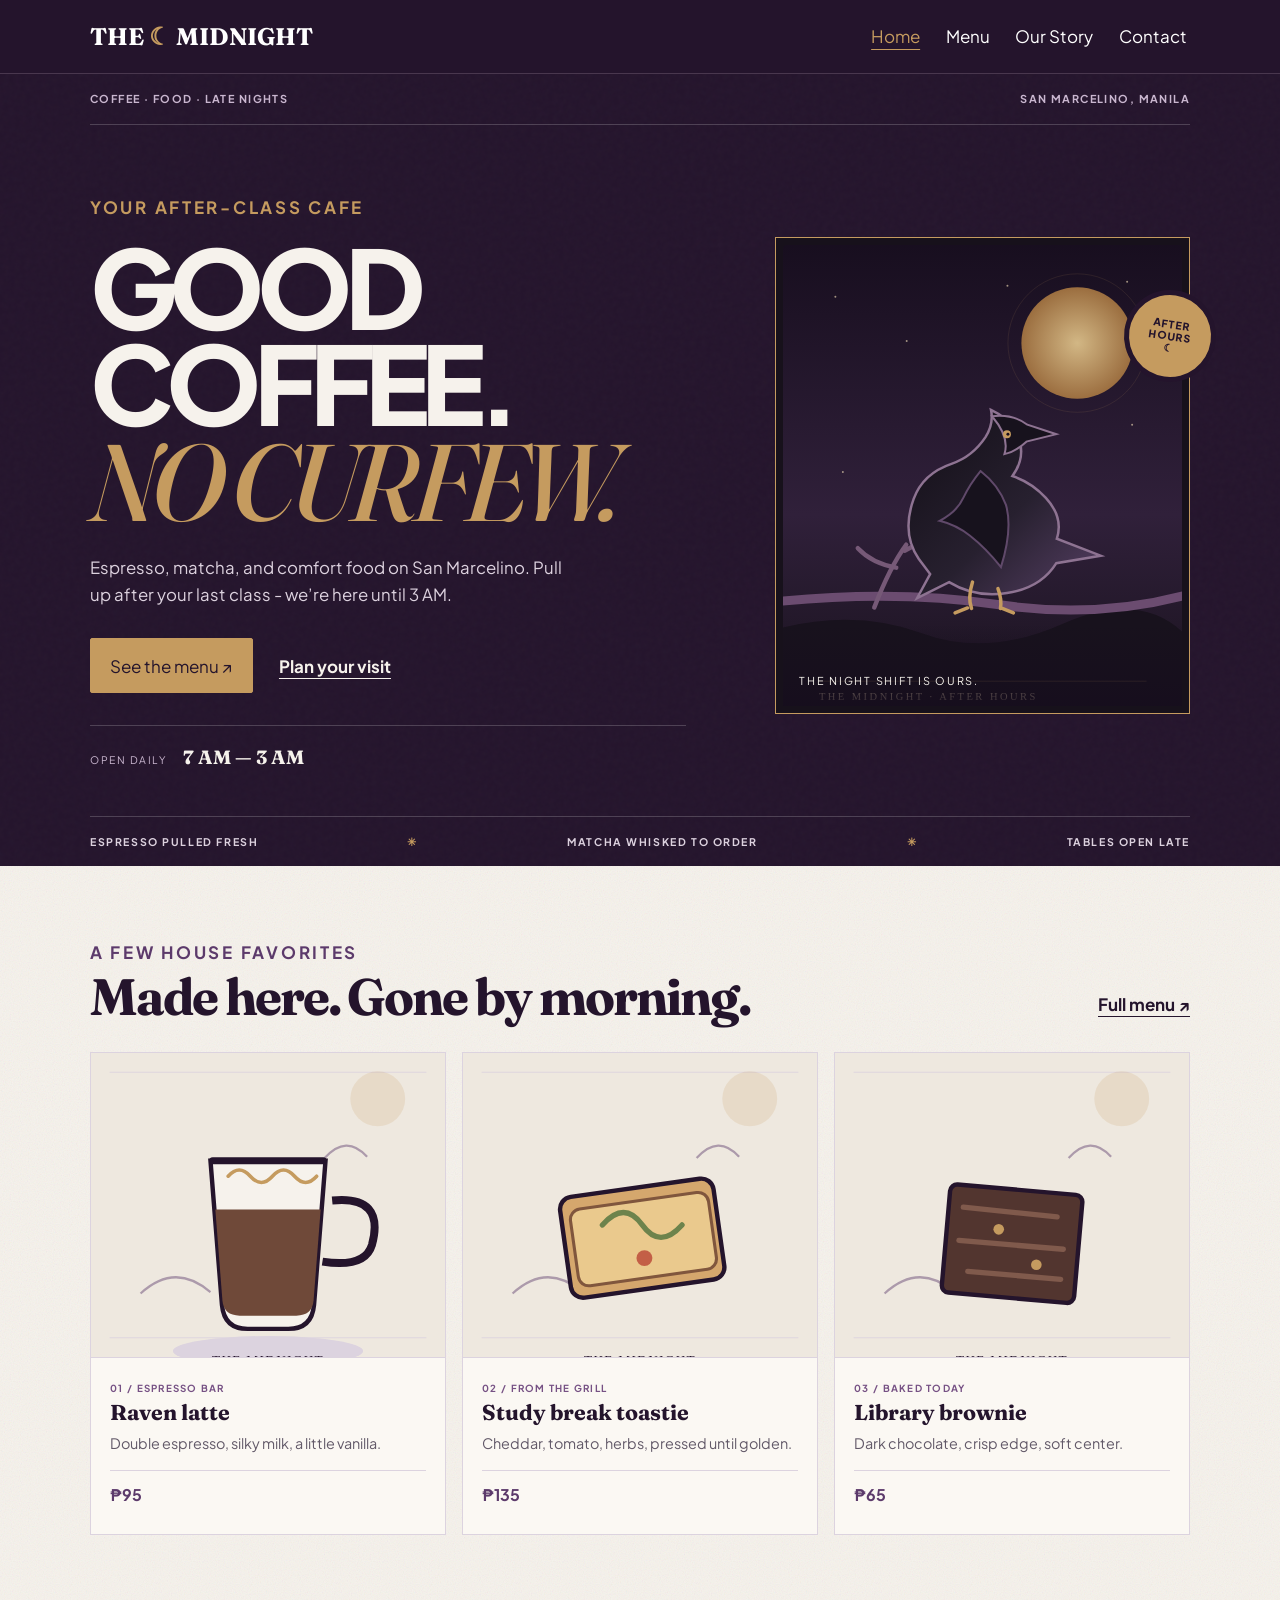
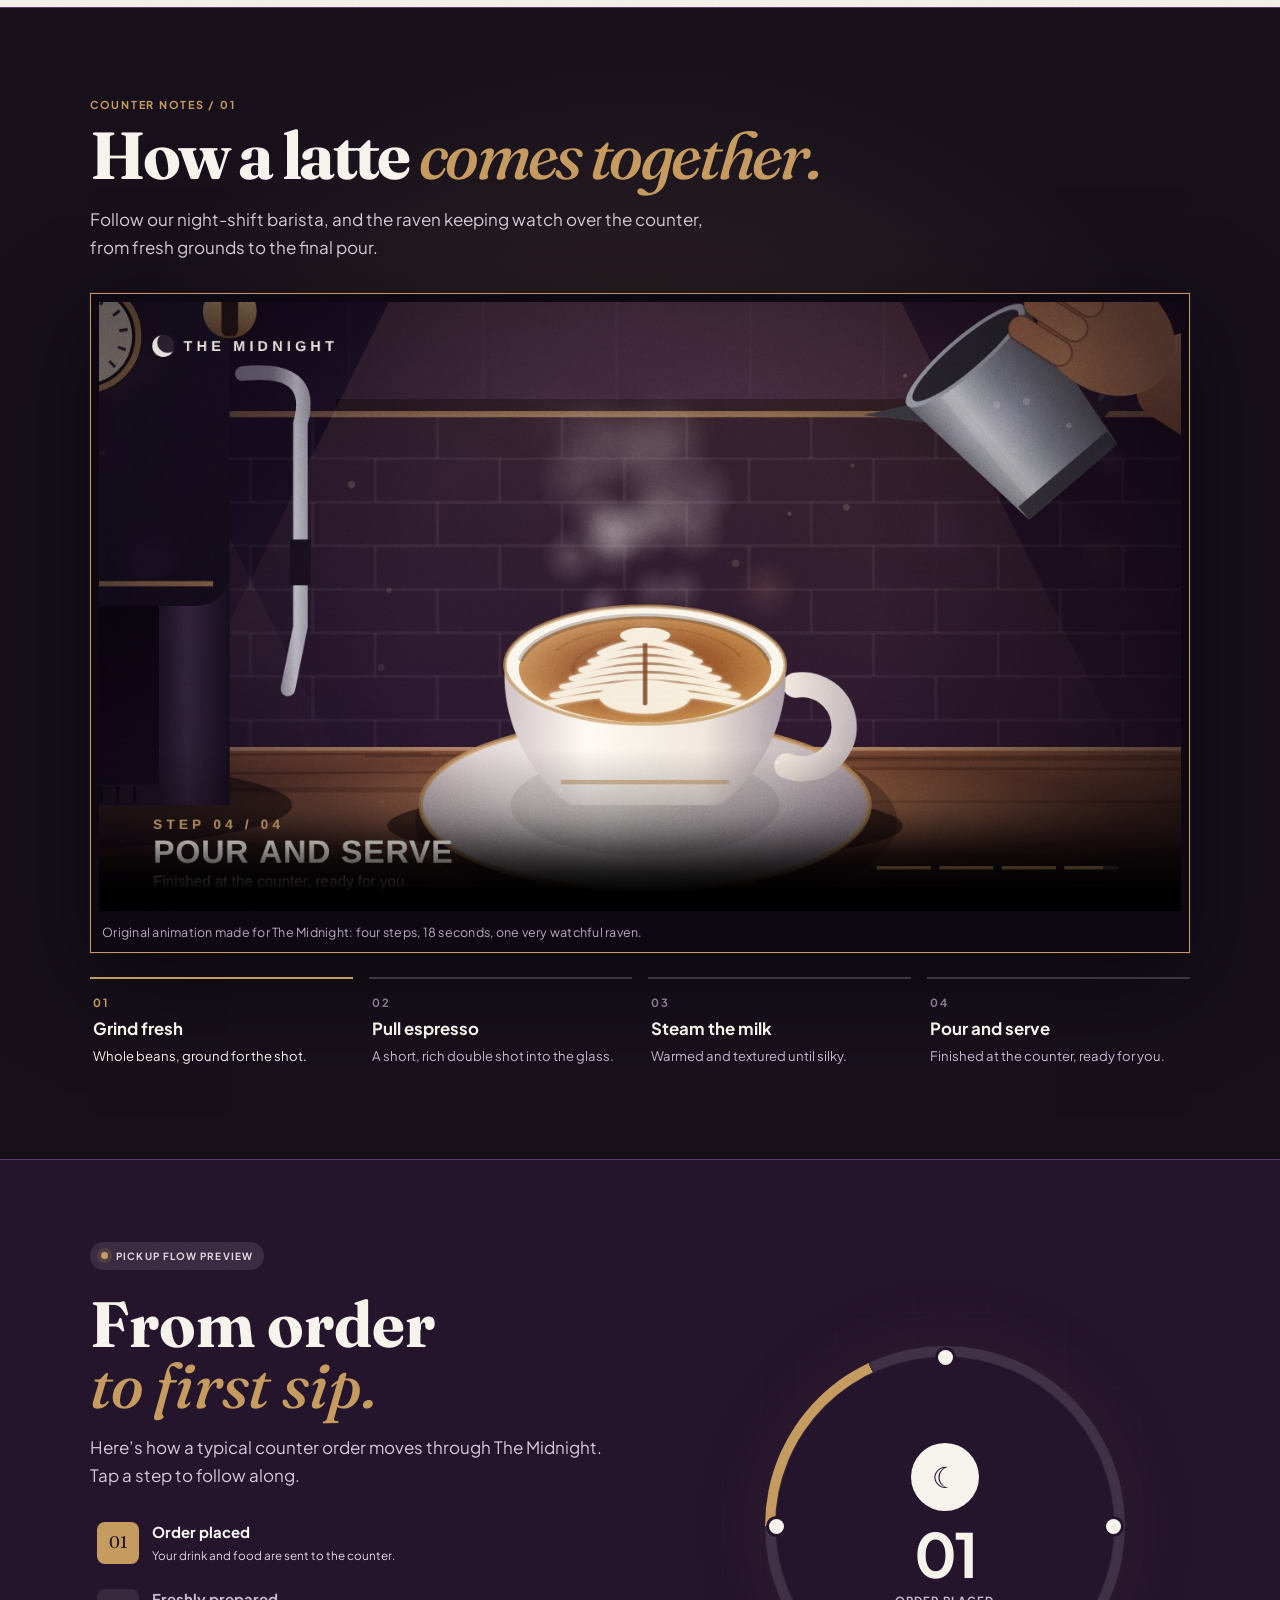
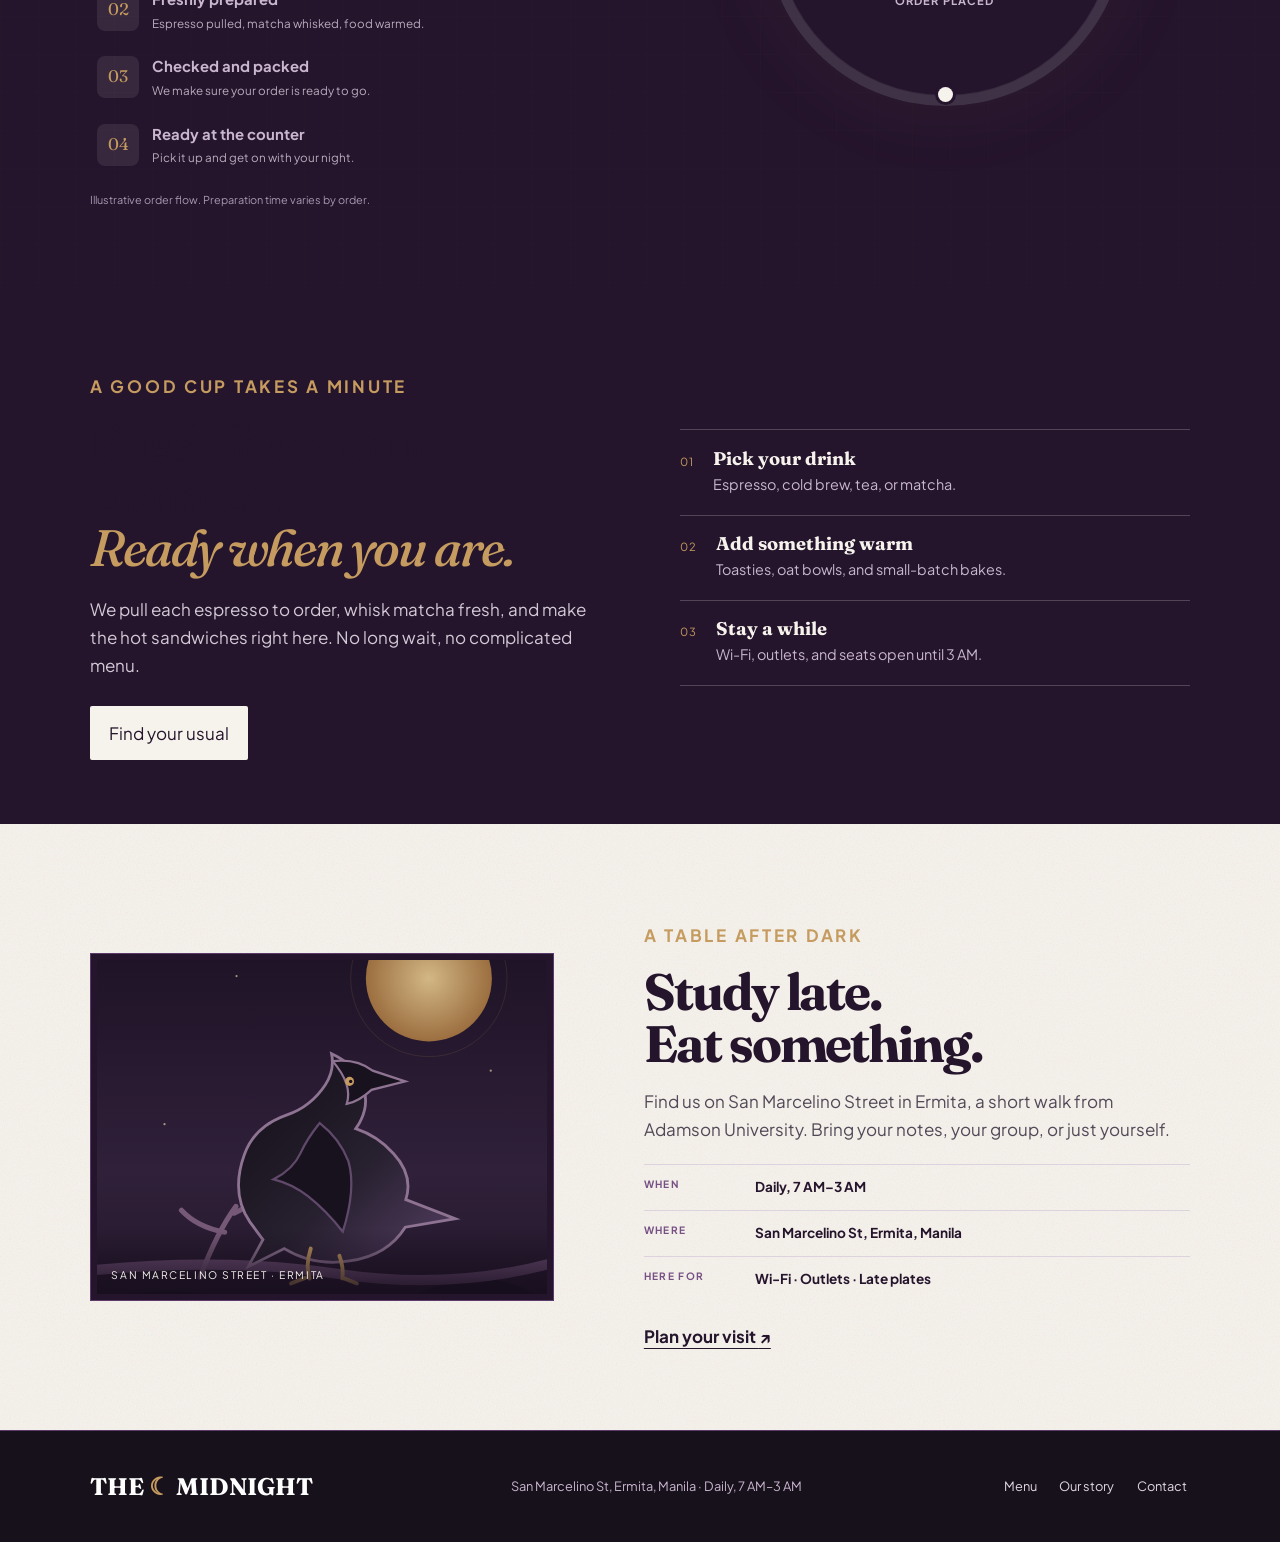
<file: index.html>
<!doctype html>
<html lang="en"><head><meta charset="utf-8"><meta name="viewport" content="width=device-width, initial-scale=1"><title>The Midnight | Coffee after class</title><link rel="stylesheet" href="style.css"></head>
<body><header><div class="wrap bar"><a class="brand" href="index.html">THE <span>☾</span> MIDNIGHT</a><nav aria-label="Main navigation"><a href="index.html" aria-current="page">Home</a><a href="menu.html">Menu</a><a href="story.html">Our Story</a><a href="contact.html">Contact</a></nav></div></header>
<main>
<section class="mid-hero"><div class="wrap"><div class="mid-navnote"><span>COFFEE · FOOD · LATE NIGHTS</span><span>SAN MARCELINO, MANILA</span></div><div class="mid-hero-grid"><div class="mid-copy"><p class="eyebrow">Your after-class cafe</p><h1>GOOD COFFEE.<br><em>NO CURFEW.</em></h1><p>Espresso, matcha, and comfort food on San Marcelino. Pull up after your last class - we’re here until 3 AM.</p><div class="hero-actions"><a class="btn" href="menu.html">See the menu <span aria-hidden="true">↗</span></a><a class="text-link" href="contact.html">Plan your visit</a></div><div class="mid-proof"><span>OPEN DAILY</span><strong>7 AM — 3 AM</strong></div></div><figure class="mid-raven"><img src="raven-after-hours.svg" alt="Raven perched on a branch beneath a brass moon"><figcaption>THE NIGHT SHIFT IS OURS.</figcaption><span class="raven-seal">AFTER<br>HOURS<br>☾</span></figure></div><div class="mid-ticker"><span>ESPRESSO PULLED FRESH</span><b>✳</b><span>MATCHA WHISKED TO ORDER</span><b>✳</b><span>TABLES OPEN LATE</span></div></div></section>
<section class="menu-feature wrap"><div class="section-heading"><div><p class="eyebrow">A few house favorites</p><h2>Made here. Gone by morning.</h2></div><a class="text-link" href="menu.html">Full menu <span aria-hidden="true">↗</span></a></div><div class="cards feature-cards"><article class="card menu-card"><img class="menu-art" src="raven-latte.svg" alt="Illustration of a Raven latte"><div class="menu-copy"><p class="item-tag">01 / ESPRESSO BAR</p><h3>Raven latte</h3><p>Double espresso, silky milk, a little vanilla.</p><p class="price">₱95</p></div></article><article class="card menu-card"><img class="menu-art" src="toastie.svg" alt="Illustration of a toasted cheddar sandwich"><div class="menu-copy"><p class="item-tag">02 / FROM THE GRILL</p><h3>Study break toastie</h3><p>Cheddar, tomato, herbs, pressed until golden.</p><p class="price">₱135</p></div></article><article class="card menu-card"><img class="menu-art" src="brownie.svg" alt="Illustration of a chocolate brownie"><div class="menu-copy"><p class="item-tag">03 / BAKED TODAY</p><h3>Library brownie</h3><p>Dark chocolate, crisp edge, soft center.</p><p class="price">₱65</p></div></article></div></section>
<section class="brew-film" aria-labelledby="brew-title"><div class="wrap"><div class="brew-head"><p class="eyebrow">COUNTER NOTES / 01</p><h2 id="brew-title">How a latte <em>comes together.</em></h2><p>Follow our night-shift barista, and the raven keeping watch over the counter, from fresh grounds to the final pour.</p></div><figure class="brew-video"><video id="brewVideo" controls muted loop autoplay playsinline preload="metadata" poster="latte-making-poster.jpg" aria-label="Animation of a barista grinding, pulling espresso, steaming milk and pouring latte art while a raven watches"><source src="latte-making-animation.mp4" type="video/mp4">Your browser does not support video playback.</video><figcaption class="video-credit">Original animation made for The Midnight: four steps, 18 seconds, one very watchful raven.</figcaption></figure><ol class="chapters" aria-label="Jump to a step in the video"><li><button type="button" class="chapter is-active" data-start="0.3"><span>01</span><strong>Grind fresh</strong><small>Whole beans, ground for the shot.</small></button></li><li><button type="button" class="chapter" data-start="4.3"><span>02</span><strong>Pull espresso</strong><small>A short, rich double shot into the glass.</small></button></li><li><button type="button" class="chapter" data-start="8.3"><span>03</span><strong>Steam the milk</strong><small>Warmed and textured until silky.</small></button></li><li><button type="button" class="chapter" data-start="12.1"><span>04</span><strong>Pour and serve</strong><small>Finished at the counter, ready for you.</small></button></li></ol></div></section>
<section class="order-flow"><div class="wrap flow-wrap"><div class="flow-copy"><p class="flow-live"><span></span> PICKUP FLOW PREVIEW</p><h2>From order<br><em>to first sip.</em></h2><p>Here’s how a typical counter order moves through The Midnight. Tap a step to follow along.</p><ol class="flow-steps" aria-label="Order progress steps"><li><button class="flow-step is-active" aria-current="step" type="button" data-step="0" data-progress="18"><span class="step-icon">01</span><span><strong>Order placed</strong><small>Your drink and food are sent to the counter.</small></span></button></li><li><button class="flow-step" type="button" data-step="1" data-progress="43"><span class="step-icon">02</span><span><strong>Freshly prepared</strong><small>Espresso pulled, matcha whisked, food warmed.</small></span></button></li><li><button class="flow-step" type="button" data-step="2" data-progress="69"><span class="step-icon">03</span><span><strong>Checked and packed</strong><small>We make sure your order is ready to go.</small></span></button></li><li><button class="flow-step" type="button" data-step="3" data-progress="100"><span class="step-icon">04</span><span><strong>Ready at the counter</strong><small>Pick it up and get on with your night.</small></span></button></li></ol><p class="flow-note">Illustrative order flow. Preparation time varies by order.</p></div><div class="flow-dial" role="status" aria-live="polite" aria-label="Order placed"><div class="dial-center"><span class="dial-mark" aria-hidden="true">☾</span><strong class="dial-number">01</strong><span class="dial-label">ORDER PLACED</span></div><i class="dial-dot d1"></i><i class="dial-dot d2"></i><i class="dial-dot d3"></i><i class="dial-dot d4"></i></div></div></section><section class="counter-band"><div class="wrap counter-grid"><div><p class="eyebrow">A good cup takes a minute</p><h2>Fresh from our counter.<br><em>Ready when you are.</em></h2><p>We pull each espresso to order, whisk matcha fresh, and make the hot sandwiches right here. No long wait, no complicated menu.</p><a class="btn btn-light" href="menu.html">Find your usual</a></div><ol class="steps"><li><span>01</span><div><h3>Pick your drink</h3><p>Espresso, cold brew, tea, or matcha.</p></div></li><li><span>02</span><div><h3>Add something warm</h3><p>Toasties, oat bowls, and small-batch bakes.</p></div></li><li><span>03</span><div><h3>Stay a while</h3><p>Wi-Fi, outlets, and seats open until 3 AM.</p></div></li></ol></div></section>
<section class="place-section wrap"><figure class="place-art"><img src="raven-after-hours.svg" alt="The Midnight's raven mark against a night sky"><figcaption>SAN MARCELINO STREET · ERMITA</figcaption></figure><div class="place-copy"><p class="eyebrow">A table after dark</p><h2>Study late.<br>Eat something.</h2><p>Find us on San Marcelino Street in Ermita, a short walk from Adamson University. Bring your notes, your group, or just yourself.</p><ul class="place-facts"><li><span>WHEN</span><strong>Daily, 7 AM–3 AM</strong></li><li><span>WHERE</span><strong>San Marcelino St, Ermita, Manila</strong></li><li><span>HERE FOR</span><strong>Wi-Fi · Outlets · Late plates</strong></li></ul><a class="text-link" href="contact.html">Plan your visit <span aria-hidden="true">↗</span></a></div></section>
</main><footer><div class="wrap footer-row"><a class="brand" href="index.html">THE <span>☾</span> MIDNIGHT</a><p>San Marcelino St, Ermita, Manila · Daily, 7 AM–3 AM</p><nav aria-label="Footer navigation"><a href="menu.html">Menu</a><a href="story.html">Our story</a><a href="contact.html">Contact</a></nav></div></footer><script>
document.querySelectorAll('.flow-step').forEach((button) => {
  button.addEventListener('click', () => {
    document.querySelectorAll('.flow-step').forEach((step) => { step.classList.remove('is-active'); step.removeAttribute('aria-current'); });
    button.classList.add('is-active');
    button.setAttribute('aria-current', 'step');
    const dial = document.querySelector('.flow-dial');
    dial.style.setProperty('--fill', button.dataset.progress + '%');
    dial.querySelector('.dial-number').textContent = String(Number(button.dataset.step) + 1).padStart(2, '0');
    dial.querySelector('.dial-label').textContent = button.querySelector('strong').textContent.toUpperCase();
    dial.setAttribute('aria-label', button.querySelector('strong').textContent);
  });
});

(function(){
  var video=document.getElementById('brewVideo');
  var chapters=document.querySelectorAll('.chapter');
  if(!video||!chapters.length)return;
  var starts=Array.prototype.map.call(chapters,function(c){return parseFloat(c.dataset.start);});
  function mark(i){chapters.forEach(function(c,j){c.classList.toggle('is-active',i===j);if(i===j){c.setAttribute('aria-current','step');}else{c.removeAttribute('aria-current');}});}
  video.addEventListener('timeupdate',function(){var t=video.currentTime,idx=0;starts.forEach(function(s,i){if(t>=s-.2)idx=i;});mark(idx);});
  chapters.forEach(function(c){c.addEventListener('click',function(){video.currentTime=parseFloat(c.dataset.start);video.play();});});
})();
</script></body></html>
</file>
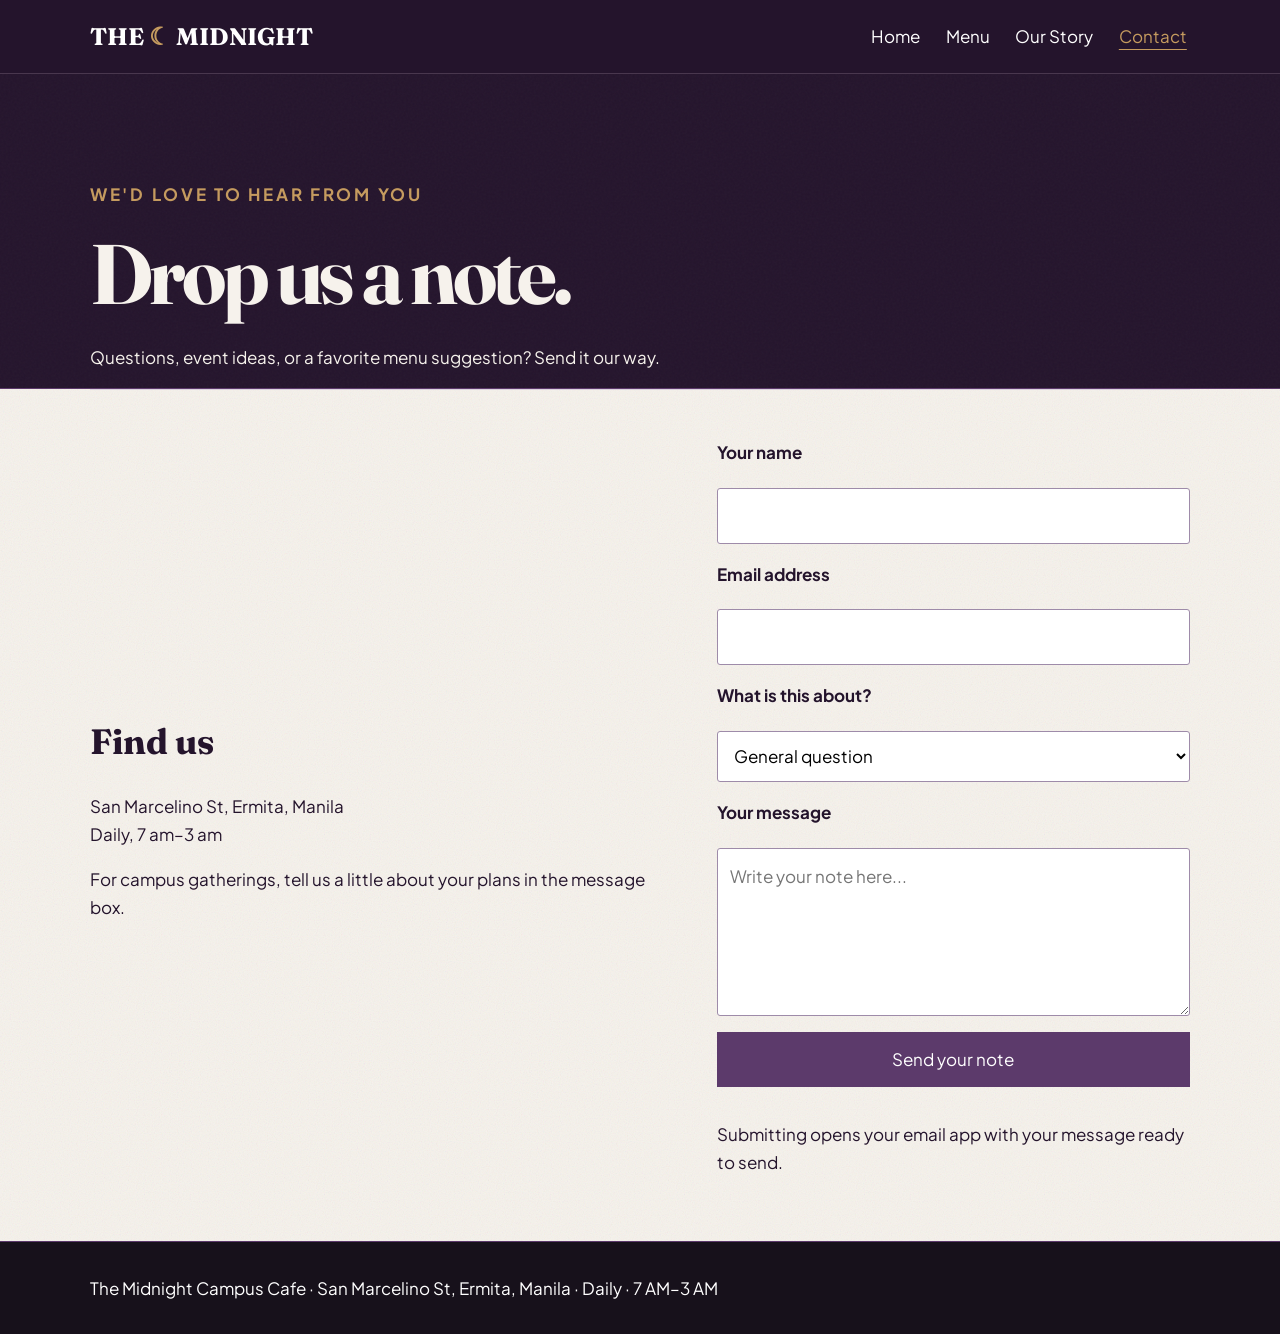
<file: contact.html>
<!doctype html><html lang="en"><head><meta charset="utf-8"><meta name="viewport" content="width=device-width, initial-scale=1"><title>Contact | The Midnight</title><link rel="stylesheet" href="style.css"></head><body><header><div class="wrap bar"><a class="brand" href="index.html">THE <span>☾</span> MIDNIGHT</a><nav aria-label="Main navigation"><a href="index.html">Home</a><a href="menu.html">Menu</a><a href="story.html">Our Story</a><a href="contact.html" aria-current="page">Contact</a></nav></div></header><main><section class="hero"><div class="wrap"><p class="eyebrow">We'd love to hear from you</p><h1>Drop us a note.</h1><p>Questions, event ideas, or a favorite menu suggestion? Send it our way.</p></div></section><section class="section wrap split"><div><h2>Find us</h2><p>San Marcelino St, Ermita, Manila<br>Daily, 7 am–3 am</p><p>For campus gatherings, tell us a little about your plans in the message box.</p></div><form action="mailto:The.Midnight.Cafe@gmail.com" method="post" enctype="text/plain"><label for="name">Your name</label><input id="name" name="name" type="text" autocomplete="name" required><label for="email">Email address</label><input id="email" name="email" type="email" autocomplete="email" required><label for="topic">What is this about?</label><select id="topic" name="topic"><option>General question</option><option>Menu suggestion</option><option>Campus event</option><option>Something else</option></select><label for="message">Your message</label><textarea id="message" name="message" rows="5" placeholder="Write your note here..."></textarea><button type="submit">Send your note</button><p>Submitting opens your email app with your message ready to send.</p></form></section></main><footer><div class="wrap">The Midnight Campus Cafe · San Marcelino St, Ermita, Manila · Daily · 7 AM–3 AM</div></footer></body></html>
</file>
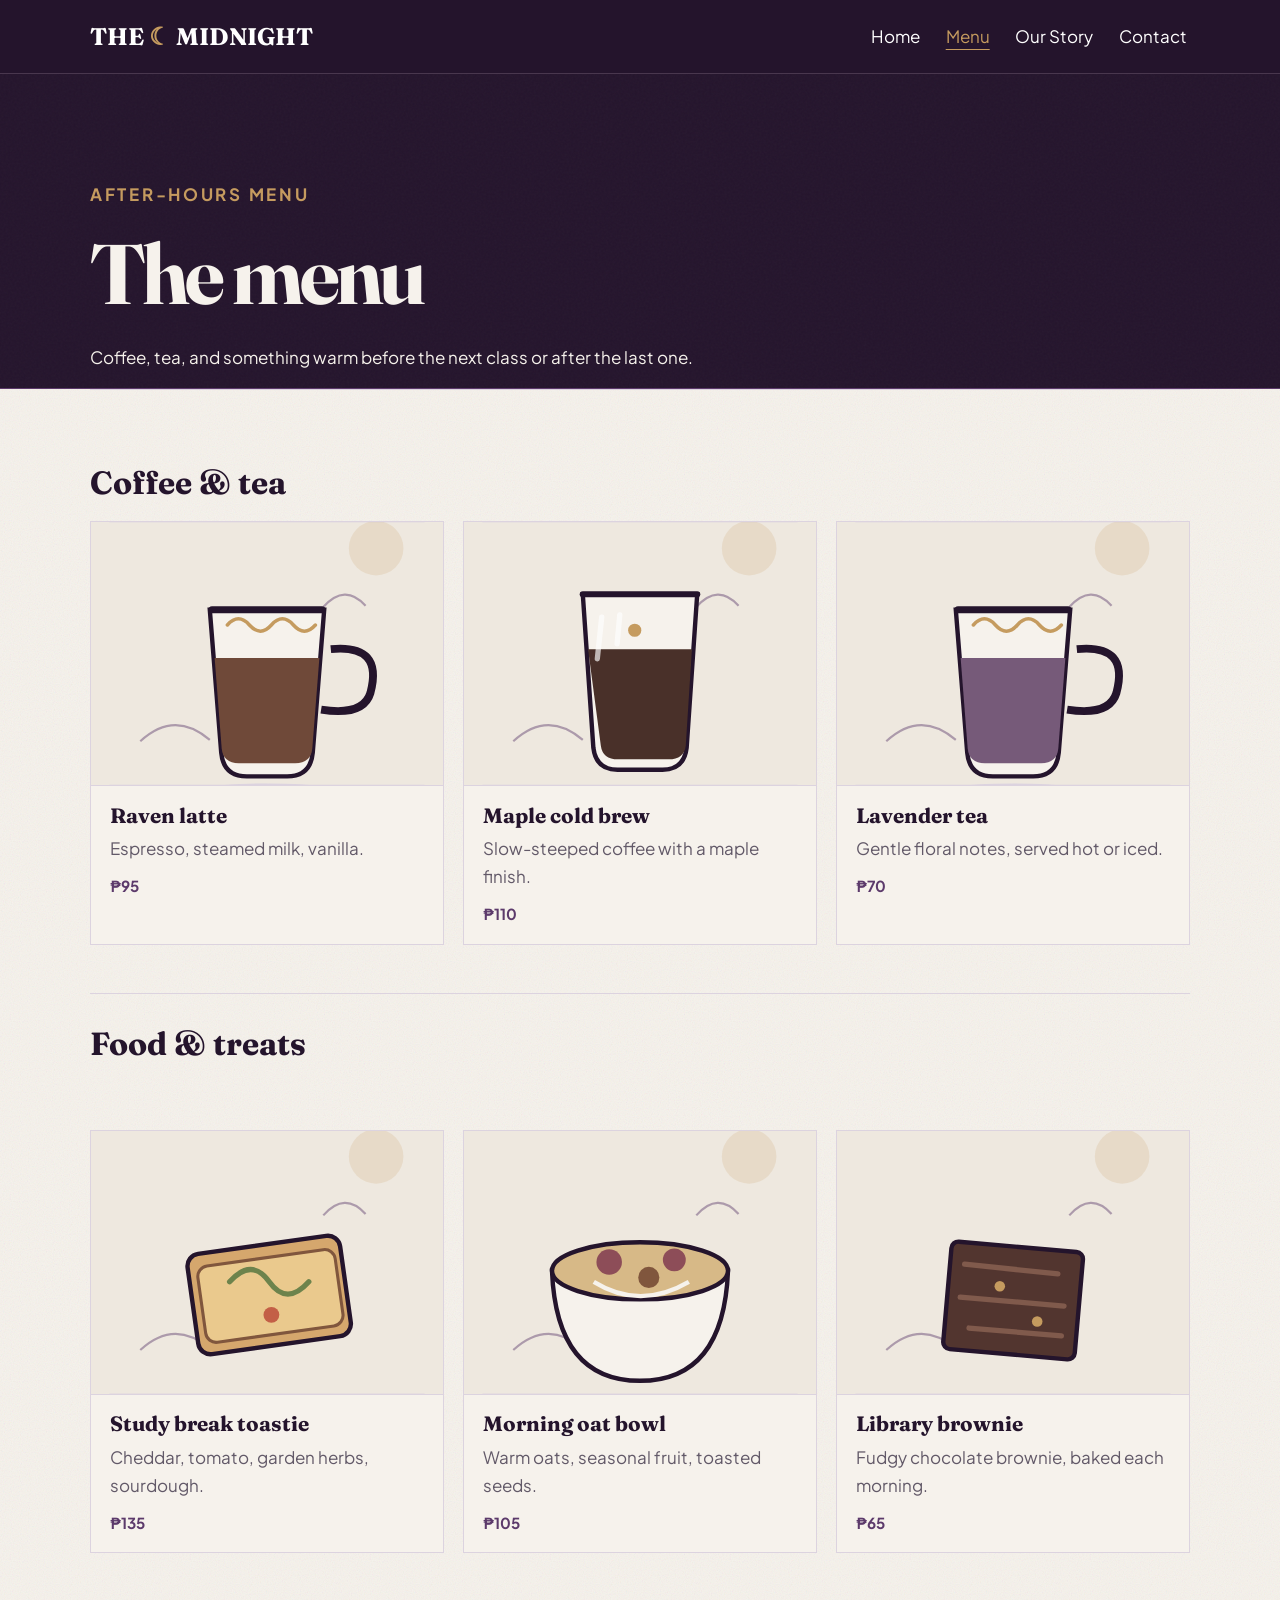
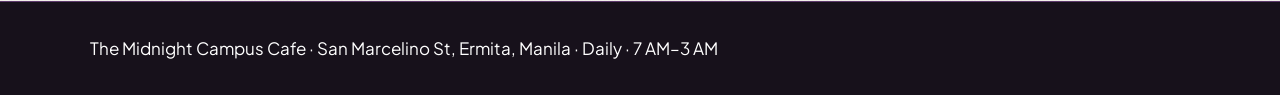
<file: menu.html>
<!doctype html><html lang="en"><head><meta charset="utf-8"><meta name="viewport" content="width=device-width, initial-scale=1"><title>Menu | The Midnight</title><link rel="stylesheet" href="style.css"></head><body><header><div class="wrap bar"><a class="brand" href="index.html">THE <span>☾</span> MIDNIGHT</a><nav aria-label="Main navigation"><a href="index.html">Home</a><a href="menu.html" aria-current="page">Menu</a><a href="story.html">Our Story</a><a href="contact.html">Contact</a></nav></div></header><main><section class="hero"><div class="wrap"><p class="eyebrow">After-hours menu</p><h1>The menu</h1><p>Coffee, tea, and something warm before the next class or after the last one.</p></div></section><section class="section wrap"><h2>Coffee &amp; tea</h2><div class="cards"><article class="card menu-card"><img class="menu-art" src="raven-latte.svg" alt="Illustration of Raven latte"><div class="menu-copy"><h3>Raven latte</h3><p>Espresso, steamed milk, vanilla.</p><p class="price">₱95</p></div></article><article class="card menu-card"><img class="menu-art" src="maple-cold-brew.svg" alt="Illustration of Maple cold brew"><div class="menu-copy"><h3>Maple cold brew</h3><p>Slow-steeped coffee with a maple finish.</p><p class="price">₱110</p></div></article><article class="card menu-card"><img class="menu-art" src="lavender-tea.svg" alt="Illustration of Lavender tea"><div class="menu-copy"><h3>Lavender tea</h3><p>Gentle floral notes, served hot or iced.</p><p class="price">₱70</p></div></article></div><h2 class="section">Food &amp; treats</h2><div class="cards"><article class="card menu-card"><img class="menu-art" src="toastie.svg" alt="Illustration of Study break toastie"><div class="menu-copy"><h3>Study break toastie</h3><p>Cheddar, tomato, garden herbs, sourdough.</p><p class="price">₱135</p></div></article><article class="card menu-card"><img class="menu-art" src="oat-bowl.svg" alt="Illustration of Morning oat bowl"><div class="menu-copy"><h3>Morning oat bowl</h3><p>Warm oats, seasonal fruit, toasted seeds.</p><p class="price">₱105</p></div></article><article class="card menu-card"><img class="menu-art" src="brownie.svg" alt="Illustration of Library brownie"><div class="menu-copy"><h3>Library brownie</h3><p>Fudgy chocolate brownie, baked each morning.</p><p class="price">₱65</p></div></article></div></section></main><footer><div class="wrap">The Midnight Campus Cafe · San Marcelino St, Ermita, Manila · Daily · 7 AM–3 AM</div></footer></body></html>
</file>
<file: style.css>
@import url('https://fonts.googleapis.com/css2?family=Fraunces:opsz,wght@9..144,500;9..144,600&family=Plus+Jakarta+Sans:wght@400;500;600;700&display=swap');
:root{--ink:#21172c;--plum:#522879;--violet:#7b45a6;--lilac:#eee4f5;--cream:#fffaf2;--gold:#e5b95c;--muted:#655b6c;--serif:Georgia,serif;--sans:Arial,sans-serif}*{box-sizing:border-box}body{margin:0;background:var(--cream);color:var(--ink);font:17px/1.65 var(--sans)}a{color:var(--plum)}a:hover{color:var(--violet)}a:focus-visible,button:focus-visible,input:focus-visible,select:focus-visible,textarea:focus-visible{outline:3px solid var(--gold);outline-offset:3px}.wrap{width:min(1100px,92%);margin:auto}header{background:var(--plum);color:white}header .bar{display:flex;align-items:center;justify-content:space-between;gap:2rem;padding:1rem 0}.brand{font:700 1.5rem var(--serif);color:white;text-decoration:none}.brand span{color:var(--gold)}nav{display:flex;gap:1.2rem;flex-wrap:wrap}nav a{color:white;text-decoration:none;padding:.4rem .2rem}nav a:hover,nav a[aria-current=page]{color:var(--gold);text-decoration:underline;text-underline-offset:6px}.hero{padding:5rem 0;background:linear-gradient(115deg,#eee4f5 0 60%,#e3d4ed 60%);}.hero-grid,.split{display:grid;grid-template-columns:1.1fr .9fr;gap:3rem;align-items:center}h1,h2,h3{font-family:var(--serif);line-height:1.15}h1{font-size:clamp(2.8rem,7vw,5rem);margin:.5rem 0}h2{font-size:2.2rem;color:var(--plum)}.eyebrow{text-transform:uppercase;letter-spacing:.16em;color:var(--violet);font-weight:bold}.btn{display:inline-block;background:var(--plum);color:white;text-decoration:none;padding:.8rem 1.2rem;border-radius:3px}.btn:hover,button:hover{background:var(--violet);color:white}.section{padding:3rem 0}.cards{display:grid;grid-template-columns:repeat(3,1fr);gap:1.2rem}.card{background:white;padding:1.4rem;border-top:4px solid var(--violet);box-shadow:0 8px 25px #21172c12}figure{margin:0}figure img{width:100%;display:block;border-radius:4px}figcaption{font-size:.9rem;color:var(--muted);padding:.5rem 0}audio{width:100%;margin:1rem 0}.price{color:var(--plum);font-weight:bold}form{max-width:700px;display:grid;gap:1rem}label{font-weight:bold}input,select,textarea{display:block;width:100%;margin-top:.35rem;padding:.8rem;border:1px solid #9e8ba9;border-radius:3px;background:white;font:inherit}button{border:0;background:var(--plum);color:white;padding:.85rem 1.2rem;font:inherit;cursor:pointer}footer{background:var(--ink);color:white;padding:2rem 0;margin-top:2rem}footer a{color:#e8ceff}.raven{font-size:4rem;color:var(--plum);text-align:center;background:var(--lilac);padding:2rem;border-radius:50%}@media(max-width:700px){header .bar{align-items:flex-start;flex-direction:column;gap:.5rem}.hero{padding:3rem 0}.hero-grid,.split,.cards{grid-template-columns:1fr}.section{padding:2rem 0}nav{gap:.5rem 1rem}body{font-size:16px}}

/* Raven & Rue editorial identity */

:root{--ink:#24142C;--plum:#5C3A6B;--violet:#5C3A6B;--lilac:#EEE8EF;--cream:#F6F2EC;--gold:#C59B5F;--muted:#625968;--serif:'Fraunces',Georgia,serif;--sans:'Plus Jakarta Sans',Arial,sans-serif;--line:#DCD3DF}
body{background-color:var(--cream);background-image:url("data:image/svg+xml,%3Csvg viewBox='0 0 180 180' xmlns='http://www.w3.org/2000/svg'%3E%3Cfilter id='n'%3E%3CfeTurbulence type='fractalNoise' baseFrequency='.88' numOctaves='3' stitchTiles='stitch'/%3E%3C/filter%3E%3Crect width='100%25' height='100%25' filter='url(%23n)' opacity='.12'/%3E%3C/svg%3E");background-size:180px 180px}
header{background:var(--ink);border-bottom:1px solid #49374e}.hero{padding:clamp(3rem,7vw,6rem) 0 0;background:transparent;border-bottom:1px solid var(--line)}.hero-grid{grid-template-columns:1.04fr .78fr;gap:clamp(2rem,7vw,6rem);align-items:center}.hero-copy{max-width:620px}.hero h1{font-size:clamp(3rem,6.6vw,5.7rem);letter-spacing:-.045em;max-width:11ch;margin:1rem 0 1.3rem;color:var(--ink)}.hero .eyebrow{color:var(--plum)}.hero-lede{max-width:46ch;color:#514957;font-size:1.08rem}.hero-actions{display:flex;align-items:center;gap:1.6rem;flex-wrap:wrap;margin:2rem 0}.hero .btn{background:var(--ink);border:1px solid var(--ink);padding:.9rem 1.25rem;border-radius:0;font-weight:700}.hero .btn:hover{background:var(--plum);border-color:var(--plum)}.text-link{font-weight:700;text-decoration:underline;text-underline-offset:5px;color:var(--ink)}.text-link:hover{color:var(--plum)}.hero-photo{position:relative;width:100%;aspect-ratio:4/5;border:1px solid var(--ink);padding:7px;background:var(--cream)}.hero-photo img{width:100%;height:100%;object-fit:cover;display:block;filter:saturate(.78) contrast(1.04)}.hero-photo figcaption{position:absolute;left:7px;right:7px;bottom:7px;background:linear-gradient(transparent,#170f1ccc);color:white;padding:2.5rem 1rem .8rem}.late-stamp{position:absolute;right:-18px;top:13%;display:grid;place-items:center;background:var(--gold);color:var(--ink);width:108px;height:108px;border-radius:50%;text-align:center;text-transform:uppercase;font-size:.68rem;line-height:1.25;letter-spacing:.08em;box-shadow:0 0 0 4px var(--cream);transform:rotate(8deg)}.late-stamp strong{font-size:.92rem}.hero-meta{display:flex;list-style:none;padding:1.2rem 0;margin:2.5rem 0 0;border-top:1px solid var(--line);gap:0;flex-wrap:wrap}.hero-meta li{padding:.2rem 1.4rem;border-right:1px solid var(--line);font-size:.8rem;font-weight:700;letter-spacing:.02em;color:#514957}.hero-meta li:first-child{padding-left:0}.hero-meta li:last-child{border:0}.section{border-top:1px solid var(--line)}h2{color:var(--ink)}
@media(max-width:700px){.hero-grid{grid-template-columns:1fr;gap:2.5rem}.hero-photo{width:min(88%,420px);margin:0 auto}.hero h1{font-size:clamp(2.8rem,13vw,4rem)}.hero-meta{margin-top:1.5rem;display:grid;grid-template-columns:1fr;gap:.6rem}.hero-meta li,.hero-meta li:first-child{padding:.4rem 0;border:0}.late-stamp{right:-12px;width:92px;height:92px}}

/* After-hours raven identity */
:root{--ink:#24142C;--plum:#5C3A6B;--violet:#765184;--cream:#F6F2EC;--gold:#C59B5F;--line:#DCD3DF}
.hero{position:relative;background:#24142C;color:#F6F2EC;border-bottom:1px solid #5C3A6B}.hero:before{content:"";position:absolute;inset:0;pointer-events:none;background-image:url("data:image/svg+xml,%3Csvg viewBox='0 0 180 180' xmlns='http://www.w3.org/2000/svg'%3E%3Cfilter id='n'%3E%3CfeTurbulence type='fractalNoise' baseFrequency='.8' numOctaves='3' stitchTiles='stitch'/%3E%3C/filter%3E%3Crect width='100%25' height='100%25' filter='url(%23n)' opacity='.14'/%3E%3C/svg%3E");opacity:.24}.hero .wrap{position:relative}.hero h1{color:#F6F2EC}.hero .eyebrow{color:#C59B5F}.hero-lede{color:#d3c9d6}.hero .btn{background:#C59B5F;border-color:#C59B5F;color:#24142C}.hero .btn:hover{background:#e0bb80;border-color:#e0bb80}.hero .text-link{color:#F6F2EC}.hero .text-link:hover{color:#C59B5F}.hero-photo{background:#24142C;border-color:#C59B5F;padding:6px}.hero-photo img{filter:none}.hero-photo figcaption{background:linear-gradient(transparent,#160d1ddd);color:#F6F2EC}.late-stamp{background:#C59B5F;color:#24142C;box-shadow:0 0 0 4px #24142C}.hero-meta{border-color:#5C3A6B}.hero-meta li{color:#e0d7e2;border-color:#5C3A6B}.hero-meta li:last-child{border:0}
/* Illustrated cafe menu */
.menu-card{padding:0;overflow:hidden;background:#fbf8f3;border:1px solid #dcd3df;border-top:0;box-shadow:none}.menu-card .menu-art{width:100%;display:block;aspect-ratio:1/1;object-fit:cover;border-bottom:1px solid #dcd3df}.menu-copy{padding:1.1rem 1.25rem 1.3rem}.menu-copy h3{margin:.1rem 0 .4rem;color:#24142c;font-size:1.35rem}.menu-copy p{margin:.35rem 0;color:#625968}.menu-copy .price{margin-top:.8rem;padding-top:.65rem;border-top:1px solid #dcd3df;color:#5c3a6b;font-size:1.05rem}.section.wrap>h2{font-size:2rem;margin-bottom:1.2rem}.section.wrap>h2.section{margin-top:3rem;padding-top:2rem;border-top:1px solid #dcd3df}
/* Homepage featured menu cards */
main>.section.wrap:has(>.cards) .menu-card{background:#f6f2ec;border:1px solid #dcd3df;box-shadow:none;transition:transform .2s ease,border-color .2s ease}main>.section.wrap:has(>.cards) .menu-card:hover{transform:translateY(-3px);border-color:#c59b5f}main>.section.wrap:has(>.cards) .menu-art{aspect-ratio:4/3;background:#eee8df}main>.section.wrap:has(>.cards) .menu-copy{padding:1rem 1.2rem 1.1rem}main>.section.wrap:has(>.cards) .menu-copy h3{font-size:1.3rem}main>.section.wrap:has(>.cards) .menu-copy .price{border:0;padding:0;margin:.7rem 0 0;font-family:var(--sans);font-size:.95rem}
/* Midnight landing page: bold cafe identity, original raven and menu art */
.mid-hero{background:#24142c;color:#f6f2ec;overflow:hidden;position:relative}.mid-hero:after{content:"";position:absolute;inset:0;pointer-events:none;opacity:.1;background-image:url("data:image/svg+xml,%3Csvg viewBox='0 0 180 180' xmlns='http://www.w3.org/2000/svg'%3E%3Cfilter id='n'%3E%3CfeTurbulence type='fractalNoise' baseFrequency='.8' numOctaves='3' stitchTiles='stitch'/%3E%3C/filter%3E%3Crect width='100%25' height='100%25' filter='url(%23n)' opacity='.25'/%3E%3C/svg%3E")}.mid-hero .wrap{position:relative;z-index:1}.mid-navnote{display:flex;justify-content:space-between;padding:1rem 0;border-bottom:1px solid #ffffff30;color:#c9b6cf;font-size:.68rem;font-weight:700;letter-spacing:.13em}.mid-hero-grid{display:grid;grid-template-columns:1.12fr .78fr;align-items:center;gap:clamp(2rem,7vw,7rem);padding:3.2rem 0 2.6rem}.mid-copy .eyebrow,.counter-band .eyebrow,.place-copy .eyebrow,.sound-strip .eyebrow{color:#c59b5f}.mid-copy h1{font-family:var(--sans);font-weight:800;letter-spacing:-.075em;font-size:clamp(3.5rem,8.5vw,7.2rem);line-height:.88;margin:1rem 0 1.4rem}.mid-copy h1 em{font-family:var(--serif);font-weight:500;color:#c59b5f;letter-spacing:-.06em}.mid-copy>p:not(.eyebrow){max-width:40ch;color:#ddd2df;font-size:1.05rem}.mid-hero .hero-actions{margin:1.8rem 0}.mid-hero .btn{background:#c59b5f;color:#24142c;border:1px solid #c59b5f;border-radius:2px}.mid-hero .btn:hover{background:#e2c28c;color:#24142c}.mid-hero .text-link{color:#f6f2ec}.mid-proof{display:flex;align-items:baseline;gap:1rem;border-top:1px solid #ffffff30;padding-top:1rem;margin-top:2rem}.mid-proof span{font-size:.65rem;letter-spacing:.15em;color:#c9b6cf}.mid-proof strong{font-family:var(--serif);font-size:1.2rem;color:#f6f2ec}.mid-raven{position:relative;margin:0;aspect-ratio:4/4.6;border:1px solid #c59b5f;padding:7px;background:#17111b}.mid-raven img{width:100%;height:100%;object-fit:cover;display:block}.mid-raven figcaption{position:absolute;bottom:7px;left:7px;right:7px;padding:3rem 1rem 1rem;background:linear-gradient(transparent,#160d1ddd);color:#f6f2ec;font-size:.68rem;letter-spacing:.16em}.raven-seal{position:absolute;right:-22px;top:12%;width:82px;height:82px;border-radius:50%;background:#c59b5f;color:#24142c;display:grid;place-content:center;text-align:center;font-size:.65rem;line-height:1.15;font-weight:800;letter-spacing:.08em;transform:rotate(8deg);box-shadow:0 0 0 5px #24142c}.mid-ticker{border-top:1px solid #ffffff30;display:flex;justify-content:space-between;align-items:center;gap:1rem;padding:1rem 0;color:#ddd2df;font-size:.66rem;font-weight:700;letter-spacing:.15em}.mid-ticker b{color:#c59b5f}.menu-feature{padding:4.5rem 0}.section-heading{display:flex;justify-content:space-between;align-items:end;margin-bottom:1.5rem}.section-heading h2,.place-copy h2,.counter-grid h2,.sound-row h2{font-size:clamp(2.2rem,4vw,3.6rem);line-height:1.02;letter-spacing:-.04em;margin:.3rem 0}.section-heading .eyebrow{margin:0;color:#5c3a6b}.section-heading .text-link{margin-bottom:.6rem}.feature-cards{gap:1rem}.feature-cards .menu-card{border:1px solid #dcd3df;background:#fbf8f3;box-shadow:none}.feature-cards .menu-art{aspect-ratio:1.16/1;background:#eee8df;object-fit:cover}.feature-cards .menu-copy{padding:1rem 1.2rem 1.25rem}.item-tag{font-size:.61rem!important;letter-spacing:.13em;color:#765184!important;font-weight:700}.feature-cards .menu-copy h3{margin:.35rem 0;font-size:1.35rem}.feature-cards .menu-copy p{font-size:.9rem}.feature-cards .menu-copy .price{font-size:1rem;color:#5c3a6b;border-top:1px solid #dcd3df;padding-top:.7rem;margin-top:.9rem}.counter-band{background:#24142c;color:#f6f2ec;padding:4rem 0}.counter-grid{display:grid;grid-template-columns:1fr 1fr;gap:5rem;align-items:center}.counter-grid h2 em{color:#c59b5f;font-family:var(--serif);font-weight:500}.counter-grid>div>p:not(.eyebrow){max-width:45ch;color:#d3c9d6;margin:1.3rem 0 1.7rem}.btn-light{background:#f6f2ec;color:#24142c;border-radius:2px}.steps{list-style:none;padding:0;margin:0}.steps li{display:flex;gap:1.2rem;padding:1.1rem 0;border-top:1px solid #ffffff35}.steps li:last-child{border-bottom:1px solid #ffffff35}.steps li>span{font-size:.7rem;letter-spacing:.1em;color:#c59b5f;padding-top:.25rem}.steps h3{font-size:1.15rem;margin:0;color:#f6f2ec}.steps p{margin:.25rem 0 0;color:#c9b6cf;font-size:.9rem}.place-section{display:grid;grid-template-columns:.85fr 1fr;gap:clamp(2rem,7vw,6rem);align-items:center;padding:5rem 0}.place-art{position:relative;margin:0;aspect-ratio:4/3;border:1px solid #5c3a6b;padding:6px;background:#24142c}.place-art img{width:100%;height:100%;object-fit:cover;display:block}.place-art figcaption{position:absolute;left:6px;right:6px;bottom:6px;background:linear-gradient(transparent,#160d1ddd);color:#f6f2ec;padding:2.3rem .9rem .7rem;font-size:.65rem;letter-spacing:.15em}.place-copy>p:not(.eyebrow){max-width:50ch;color:#514957}.place-facts{list-style:none;padding:0;margin:1.3rem 0}.place-facts li{display:grid;grid-template-columns:95px 1fr;gap:1rem;padding:.7rem 0;border-top:1px solid #dcd3df}.place-facts span{font-size:.63rem;letter-spacing:.13em;color:#765184;font-weight:700}.place-facts strong{font-size:.85rem}.sound-strip{background:#eee8df;border-block:1px solid #dcd3df;padding:2rem 0}.sound-row{display:flex;align-items:center;justify-content:space-between;gap:2rem}.sound-row h2{font-size:1.8rem}.sound-row p{margin:.25rem 0}.sound-row audio{max-width:420px}footer{background:#17111b;margin:0;border-top:1px solid #5c3a6b}.footer-row{display:flex;justify-content:space-between;align-items:center;gap:2rem;flex-wrap:wrap}.footer-row p{font-size:.8rem;color:#c9b6cf}.footer-row nav{gap:1rem}.footer-row nav a{font-size:.8rem;color:#e0d7e2}
@media(max-width:760px){.mid-navnote{font-size:.55rem}.mid-hero-grid,.counter-grid,.place-section{grid-template-columns:1fr}.mid-hero-grid{gap:2rem;padding:2.5rem 0}.mid-copy h1{font-size:clamp(3.5rem,16vw,6rem)}.mid-raven{width:min(86%,430px);margin:0 auto}.raven-seal{right:-14px;width:70px;height:70px}.mid-ticker{font-size:.53rem;letter-spacing:.08em}.mid-ticker b{display:none}.menu-feature{padding:3rem 0}.section-heading{align-items:start;gap:1rem}.section-heading .text-link{white-space:nowrap}.feature-cards{grid-template-columns:1fr 1fr}.counter-grid{gap:2rem}.place-section{padding:3rem 0}.place-art{width:min(100%,500px);margin:auto}.sound-row{align-items:flex-start;flex-direction:column;gap:1rem}.sound-row audio{width:100%}}
@media(max-width:480px){.feature-cards{grid-template-columns:1fr}.mid-ticker span{font-size:.48rem}.mid-navnote span:last-child{text-align:right}}
/* Interactive pickup flow inspired by order-tracking interfaces */
.order-flow{background:#24142c;color:#f6f2ec;padding:4.5rem 0;overflow:hidden;position:relative}.order-flow:before{content:"";position:absolute;inset:0;pointer-events:none;opacity:.12;background-image:linear-gradient(#c59b5f22 1px,transparent 1px),linear-gradient(90deg,#c59b5f22 1px,transparent 1px);background-size:38px 38px}.flow-wrap{position:relative;display:grid;grid-template-columns:1fr .9fr;gap:4rem;align-items:center}.flow-live{display:inline-flex;align-items:center;gap:.5rem;background:#ffffff1a;border-radius:99px;padding:.35rem .7rem;font-size:.62rem;letter-spacing:.11em;font-weight:700;color:#e0d7e2}.flow-live span{width:7px;height:7px;background:#c59b5f;border-radius:50%;box-shadow:0 0 0 4px #c59b5f2a}.flow-copy h2{font-size:clamp(2.8rem,5vw,4.4rem);line-height:.95;color:#f6f2ec;margin:.9rem 0}.flow-copy h2 em{font-family:var(--serif);color:#c59b5f;font-weight:500}.flow-copy>p:not(.flow-live):not(.flow-note){max-width:43ch;color:#d3c9d6}.flow-steps{list-style:none;margin:1.5rem 0 0;padding:0;display:grid;gap:.45rem}.flow-step{width:100%;display:flex;align-items:center;gap:.8rem;text-align:left;background:transparent;border:0;padding:.45rem;border-radius:4px;color:#c9b6cf;cursor:pointer;font:inherit}.flow-step:hover{background:#ffffff10;color:#f6f2ec}.flow-step:focus-visible{outline:2px solid #c59b5f;outline-offset:2px}.step-icon{flex:0 0 42px;height:42px;display:grid;place-items:center;border-radius:8px;background:#ffffff16;color:#c59b5f;font-family:var(--serif);font-size:1.05rem}.flow-step.is-active{color:#fff}.flow-step.is-active .step-icon{background:#c59b5f;color:#24142c}.flow-step strong,.flow-step small{display:block}.flow-step strong{font-size:.93rem}.flow-step small{font-size:.73rem;color:#b9aabd;margin-top:.12rem}.flow-step.is-active small{color:#e0d7e2}.flow-note{font-size:.68rem;color:#a897af;margin-top:1rem}.flow-dial{--fill:18%;width:min(360px,75vw);aspect-ratio:1;border-radius:50%;margin:auto;position:relative;display:grid;place-items:center;background:conic-gradient(from -90deg,#c59b5f var(--fill),#ffffff20 0);transition:background .45s ease;box-shadow:0 0 90px #c59b5f12}.flow-dial:before{content:"";position:absolute;inset:10px;border-radius:50%;background:#24142c;border:1px solid #ffffff16}.dial-center{z-index:1;display:grid;justify-items:center;text-align:center}.dial-mark{width:68px;height:68px;border-radius:50%;display:grid;place-items:center;background:#f6f2ec;color:#24142c;font-size:1.8rem;margin-bottom:.8rem}.dial-number{font:700 clamp(2.5rem,5vw,3.8rem)/1 var(--sans);letter-spacing:-.06em}.dial-label{font-size:.7rem;color:#c9b6cf;font-weight:700;letter-spacing:.1em;margin-top:.4rem}.dial-dot{position:absolute;width:15px;height:15px;background:#f6f2ec;border-radius:50%;z-index:2;box-shadow:0 0 0 3px #24142c}.d1{top:4px;left:calc(50% - 7px)}.d2{right:4px;top:calc(50% - 7px)}.d3{bottom:4px;left:calc(50% - 7px)}.d4{left:4px;top:calc(50% - 7px)}
@media(max-width:760px){.flow-wrap{grid-template-columns:1fr;gap:2.5rem}.flow-dial{grid-row:1;width:min(280px,70vw)}.flow-copy h2{font-size:3rem}.order-flow{padding:3rem 0}}
.sound-player{width:min(100%,430px)}.sound-player audio{width:100%;display:block}.audio-credit{font-size:.68rem;color:#625968;margin:.5rem 0}.audio-credit a{color:#5c3a6b}

/* Form field hover state */
input:hover,select:hover,textarea:hover{border-color:#5c3a6b}

/* Cinematic latte feature */
.brew-film{position:relative;background:#17101b;color:#f6f2ec;padding:clamp(3rem,7vw,5.5rem) 0;border-block:1px solid #5c3a6b;overflow:hidden}
.brew-film:before{content:"";position:absolute;inset:0;pointer-events:none;background:radial-gradient(60% 50% at 50% 38%,#c59b5f26,transparent 70%)}
.brew-film .wrap{position:relative}
.brew-head{max-width:46rem;margin-bottom:2rem}
.brew-head .eyebrow{color:#c59b5f;font-size:.68rem;letter-spacing:.16em;margin:0}
.brew-head h2{font-size:clamp(2.4rem,5.2vw,4.4rem);line-height:1;letter-spacing:-.04em;color:#f6f2ec;margin:.5rem 0 1rem}
.brew-head h2 em{font-family:var(--serif);font-weight:500;color:#c59b5f}
.brew-head p:last-child{color:#d3c9d6;max-width:52ch;margin:0}
.brew-video{margin:0;border:1px solid #c59b5f;padding:8px;background:#0e0813;box-shadow:0 30px 90px #00000080,0 0 0 1px #24142c}
.brew-video video{display:block;width:100%;aspect-ratio:16/9;background:#24142c}
.video-credit{font-size:.78rem;color:#b9aabd;padding:.7rem .2rem .1rem;letter-spacing:.02em}
.chapters{list-style:none;margin:1.5rem 0 0;padding:0;display:grid;grid-template-columns:repeat(4,1fr);gap:1rem}
.chapter{width:100%;height:100%;text-align:left;background:transparent;color:#c9b6cf;border:0;border-top:2px solid #ffffff2e;padding:.9rem .2rem .4rem;font:inherit;cursor:pointer;transition:color .2s ease,border-color .2s ease,background .2s ease}
.chapter span{display:block;font-size:.7rem;font-weight:700;letter-spacing:.12em;color:#8d7a94}
.chapter strong{display:block;font-size:1.05rem;color:#f6f2ec;margin:.2rem 0}
.chapter small{display:block;font-size:.82rem;line-height:1.45}
.chapter:hover{background:#ffffff0d;color:#f6f2ec}
.chapter.is-active{border-top-color:#c59b5f;color:#f6f2ec}
.chapter.is-active span{color:#c59b5f}
.chapter:focus-visible{outline:3px solid #c59b5f;outline-offset:3px}
@media(max-width:760px){.chapters{grid-template-columns:1fr 1fr}.brew-video{padding:5px}}
@media(max-width:480px){.chapters{grid-template-columns:1fr}.brew-head h2{font-size:2.3rem}}
</file>
